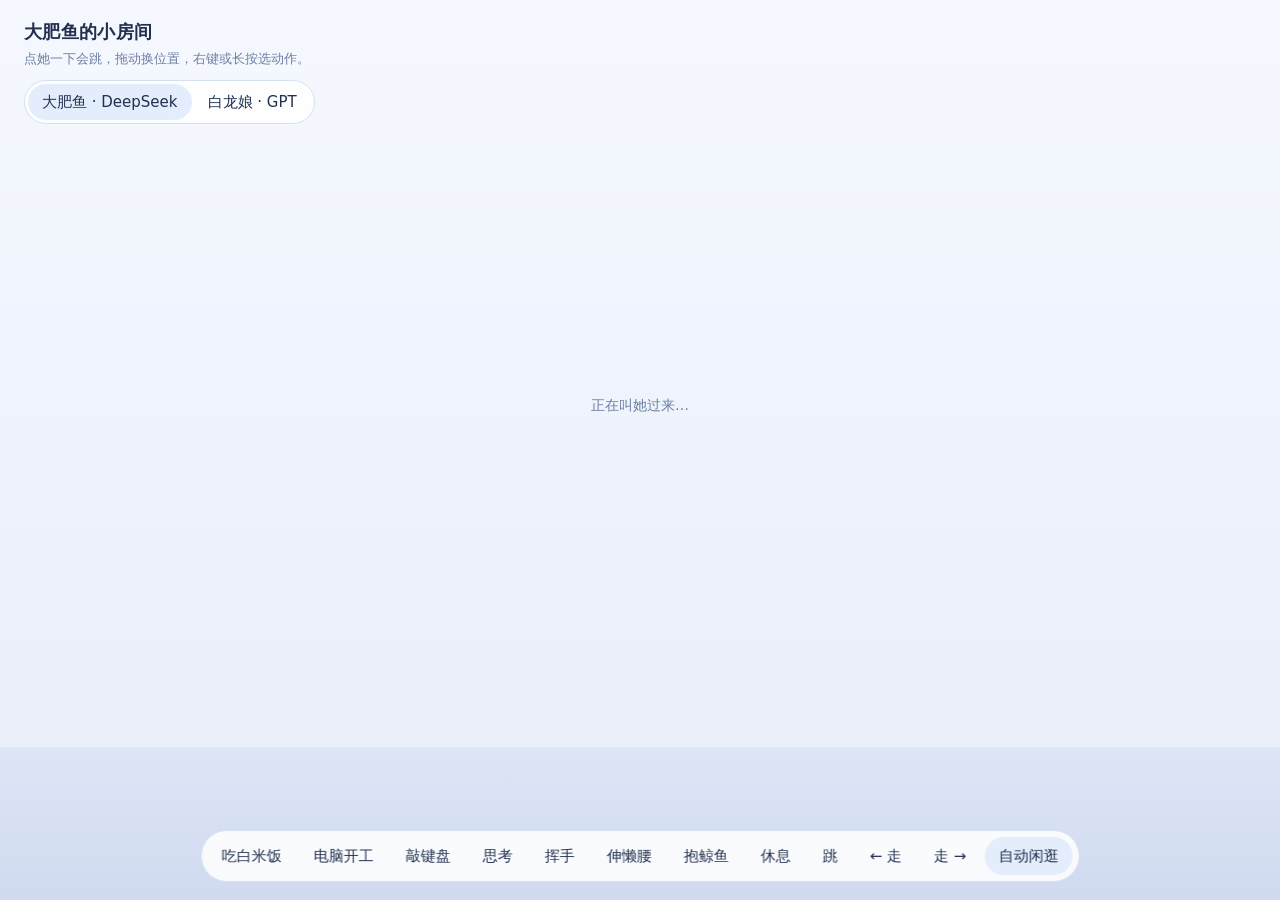
<file: index.html>
<!doctype html>
<html lang="zh-CN">
<head>
<meta charset="utf-8"><meta name="viewport" content="width=device-width,initial-scale=1">
<title>AI 桌宠 · 大肥鱼和白龙娘</title>
<style>
  :root { color-scheme: light; --ink:#22304f; --soft:#6d7fa3; --line:#d5e0f0; }
  html,body { margin:0; height:100%; font:15px/1.6 "PingFang SC","Microsoft YaHei",system-ui,sans-serif; color:var(--ink); background:linear-gradient(#f5f8fe,#e8edf9); overflow:hidden; }
  header { position:fixed; left:24px; top:18px; right:24px; display:flex; justify-content:space-between; align-items:flex-start; gap:16px; pointer-events:none; }
  h1 { font-size:18px; margin:0; letter-spacing:.02em; } header p { margin:2px 0 0; color:var(--soft); font-size:13px; max-width:46ch; }
  header a { pointer-events:auto; color:var(--ink); text-decoration:none; border:1px solid var(--line); background:rgba(255,255,255,.8); border-radius:999px; padding:7px 14px; margin-left:8px; font-size:13px; white-space:nowrap; }
  header .links { display:flex; }
  #pets { pointer-events:auto; display:inline-flex; gap:2px; margin-top:10px; padding:3px; background:rgba(255,255,255,.86); border:1px solid var(--line); border-radius:999px; }
  #pets button { padding:6px 14px; white-space:nowrap; }
  #floor { position:fixed; left:0; right:0; bottom:0; height:17vh; background:linear-gradient(#dde6f6,#d0daef); }
  canvas.pet { position:fixed; bottom:calc(17vh - 26px); left:0; touch-action:none; cursor:grab; user-select:none; -webkit-user-select:none; }
  canvas.pet.drag { cursor:grabbing; }
  #shadow { position:fixed; bottom:calc(17vh - 12px); height:24px; border-radius:50%; background:radial-gradient(closest-side,rgba(40,60,110,.26),rgba(40,60,110,0)); pointer-events:none; }
  nav { position:fixed; left:50%; bottom:18px; transform:translateX(-50%); display:flex; gap:4px; max-width:96vw; overflow-x:auto; white-space:nowrap; padding:6px; background:rgba(255,255,255,.86); border:1px solid var(--line); border-radius:999px; backdrop-filter:blur(8px); }
  button { font:inherit; color:var(--ink); background:transparent; border:0; padding:7px 14px; border-radius:999px; cursor:pointer; }
  button:hover, button[aria-pressed="true"] { background:#e4edfb; }
  #menu { position:fixed; display:none; flex-direction:column; min-width:132px; padding:6px; background:#fff; border:1px solid var(--line); border-radius:14px; box-shadow:0 10px 30px rgba(40,60,110,.16); z-index:5; }
  #menu button { text-align:left; border-radius:9px; }
  #wait { position:fixed; left:50%; top:45%; transform:translate(-50%,-50%); color:var(--soft); font-size:14px; }
  @media (max-width:520px){ header p{display:none} nav{max-width:94vw; overflow-x:auto} #pets .who{display:none} #pets button{padding:6px 11px} }
</style>
</head>
<body>
<header><div><h1 id="title">AI 桌宠的小房间</h1><p>点她一下会跳，拖动换位置，右键或长按选动作。</p><div id="pets" role="group" aria-label="换桌宠"></div></div><div class="links"></div></header>
<div id="floor"></div><div id="shadow"></div>
<div id="wait" hidden>正在叫她过来…</div>
<nav id="acts" aria-label="动作"></nav>
<div id="menu" role="menu"></div>
<script src="engine/pet-engine.js"></script>
<script src="engine/director.js"></script>
<script>
// Each pet: where its files are, the loader its load.js defines, and its action buttons.
const PETS = {
  deepseek: { name: '大肥鱼', who: 'DeepSeek', dir: 'characters/deepseek/', ext: 'DEEPSEEK_EXT', loader: 'loadDeepSeek', view: 60,
    acts: [['rice', '吃白米饭'], ['laptop', '电脑开工'], ['typing', '敲键盘'], ['think', '思考'], ['wave', '挥手'], ['stretch', '伸懒腰'], ['whale', '抱鲸鱼'], ['rest', '休息'], ['jump', '跳']] },
  gpt: { name: '白龙娘', who: 'GPT', dir: 'characters/gpt/', ext: 'GPT_EXT', loader: 'loadGPT', view: 50,
    acts: [['cookie', '吃小饼干'], ['laptop', '笔记本'], ['mug', '喝一口'], ['think', '想一想'], ['wave', '挥手'], ['pout', '吃醋'], ['pillow', '白龙抱枕'], ['stretch', '伸懒腰'], ['sleep', '晚安'], ['jump', '跳']] },
};
const get = k => { try { return localStorage.getItem(k); } catch { return null; } }, set = (k, v) => { try { localStorage.setItem(k, v); } catch {} };
const loadScript = src => new Promise((ok, no) => { const s = document.createElement('script'); s.src = src; s.onload = ok; s.onerror = no; document.head.append(s); });
(async () => {
  const q = new URLSearchParams(location.search).get('pet');
  let cur = PETS[q] ? q : PETS[get('ai-pet-choice')] ? get('ai-pet-choice') : 'deepseek';
  const sh = document.getElementById('shadow'), menu = document.getElementById('menu'), nav = document.getElementById('acts'), tabs = document.getElementById('pets'), wait = document.getElementById('wait');
  const H = () => Math.max(280, Math.min(490, innerHeight * 0.55)), view = { w: 900, h: 990 };
  let cssH, cssW, S, dpr = Math.min(2, devicePixelRatio || 1);
  const apps = {}, loading = {};
  const size = () => { cssH = H(); cssW = cssH * view.w / view.h; S = cssH / view.h;
    for (const k in apps) { const c = apps[k].c; c.style.width = cssW + 'px'; c.style.height = cssH + 'px'; c.width = Math.round(cssW * dpr); c.height = Math.round(cssH * dpr); } };
  async function boot(key) {                    // one canvas per pet, loaded the first time she is picked
    const P = PETS[key];                            // this copy uses the PNG textures in characters/; web/index.html uses WebP
    for (const f of ['rig.js', 'motions.js', 'load.js']) await loadScript(P.dir + f);
    const c = document.createElement('canvas'); c.className = 'pet'; c.hidden = true; document.body.insertBefore(c, nav);
    apps[key] = { c }; size(); bindPointer(c);
    const { pet, director } = await window[P.loader](c, P.dir);
    return Object.assign(apps[key], { pet, director });
  }
  const getApp = key => loading[key] = loading[key] || boot(key);

  let app = null, x = innerWidth * 0.5, auto = true, idleFor = 0, nextAt = 3, walkLeft = 0, press = null, drag = null;
  const act = a => { menu.style.display = 'none'; idleFor = 0; if (!app) return; const d = app.director;
    if (a === 'walkL' || a === 'walkR') { d.stop(); d.walk(a === 'walkL' ? -1 : 1); walkLeft = 2.6; }
    else if (a === 'halt') { d.halt(); walkLeft = 0; } else { d.halt(); walkLeft = 0; d.play(a); } };
  const buttons = () => { const A = PETS[cur].acts;
    nav.innerHTML = A.map(a => `<button data-act="${a[0]}">${a[1]}</button>`).join('') + '<button data-act="walkL">← 走</button><button data-act="walkR">走 →</button><button id="auto" aria-pressed="' + auto + '">自动闲逛</button>';
    menu.innerHTML = A.map(a => `<button data-act="${a[0]}">${a[1]}</button>`).join('') + '<button data-act="walkL">向左走走</button><button data-act="walkR">向右走走</button><button data-act="halt">停下</button>';
    tabs.innerHTML = Object.keys(PETS).map(k => `<button data-pet="${k}" aria-pressed="${k === cur}">${PETS[k].name}<span class="who"> · ${PETS[k].who}</span></button>`).join('');
    document.getElementById('title').textContent = PETS[cur].name + '的小房间'; document.title = PETS[cur].name + ' · AI 桌宠'; };
  document.addEventListener('click', e => { const b = e.target.closest('[data-act]'), p = e.target.closest('[data-pet]');
    if (b) { e.stopPropagation(); act(b.dataset.act); } if (p) pick(p.dataset.pet);
    if (e.target.id === 'auto') { auto = !auto; e.target.setAttribute('aria-pressed', auto); if (!auto && app) { app.director.halt(); walkLeft = 0; } } });
  async function pick(key) {
    cur = key; set('ai-pet-choice', key); buttons(); const u = new URL(location.href); u.searchParams.set('pet', key); history.replaceState(null, '', u);
    if (!apps[key] || !apps[key].pet) wait.hidden = false;
    try { const a = await getApp(key); if (cur !== key) return; wait.hidden = true;
      if (app && app !== a) { app.c.hidden = true; app.director.halt(); } const first = !app; app = a; app.c.hidden = false; walkLeft = 0; idleFor = 0;
      if (first) x = innerWidth * 0.5 - cssW / 2; else app.director.play('happy'); }
    catch (e) { wait.textContent = '没能加载 ' + PETS[key].name + '，刷新试试'; console.error(e); }
  }
  // click / drag / context menu / long-press
  const openMenu = (px, py) => { menu.style.display = 'flex'; menu.style.left = Math.min(px, innerWidth - 150) + 'px'; menu.style.top = Math.max(8, Math.min(py - 20, innerHeight - 260)) + 'px'; };
  function bindPointer(c) {
    c.addEventListener('pointerdown', e => { if (e.button === 2 || !app) return; c.setPointerCapture(e.pointerId); press = { x: e.clientX, y: e.clientY, x0: x, moved: false, timer: setTimeout(() => { if (press && !press.moved) { openMenu(press.x, press.y); press = null; } }, 520) }; });
    c.addEventListener('pointermove', e => { if (!press) return; const dx = e.clientX - press.x; if (Math.abs(dx) > 5 || Math.abs(e.clientY - press.y) > 5) { press.moved = true; clearTimeout(press.timer); c.classList.add('drag'); app.director.halt(); walkLeft = 0; } if (press.moved) { const nx = press.x0 + dx; drag = { v: nx - x }; x = nx; } });
    const up = () => { if (!press) return; clearTimeout(press.timer); c.classList.remove('drag'); if (!press.moved && !app.director.busy) act('jump'); press = null; drag = null; };
    c.addEventListener('pointerup', up); c.addEventListener('pointercancel', up);
    c.addEventListener('contextmenu', e => { e.preventDefault(); openMenu(e.clientX, e.clientY); });
  }
  addEventListener('pointerdown', e => { if (!menu.contains(e.target) && !(e.target.classList && e.target.classList.contains('pet'))) menu.style.display = 'none'; });
  addEventListener('resize', size);

  let last = performance.now();
  function frame(now) {
    const dt = Math.min(0.05, (now - last) / 1000); last = now;
    if (app) { const { pet, director } = app;
      if (auto && !press) {                       // roam: stroll now and then, sometimes do something
        if (walkLeft > 0) { walkLeft -= dt; if (walkLeft <= 0) director.halt(); }
        else if (!director.busy && director.walkW === 0) { idleFor += dt; if (idleFor > nextAt) { idleFor = 0; nextAt = 3 + Math.random() * 5; const r = Math.random();
          if (r < 0.55) { const mid = x + cssW / 2; const dir = mid < innerWidth * 0.25 ? 1 : mid > innerWidth * 0.75 ? -1 : (Math.random() < 0.5 ? -1 : 1); director.walk(dir); walkLeft = 1.6 + Math.random() * 2.4; }
          else { const A = PETS[cur].acts; director.play(A[Math.floor(Math.random() * A.length)][0]); } } }
      } else if (walkLeft > 0) { walkLeft -= dt; if (walkLeft <= 0) director.halt(); }
      director.update(pet, dt);
      if (drag) { pet.P.lean += Math.max(-14, Math.min(14, drag.v * 1.4)); drag.v *= 0.8; }   // dragging tugs the body; hair and tail follow through
      pet.update(dt); pet.draw();
      x += director.vx * S * dt; const minX = -cssW * 0.25, maxX = innerWidth - cssW * 0.75;
      if (x < minX) { x = minX; if (director.walkTarget) director.walk(1); } if (x > maxX) { x = maxX; if (director.walkTarget) director.walk(-1); }
      app.c.style.transform = `translate3d(${x}px,0,0)`;
      const k = 1 - pet.P.jump / 90, sw = 190 * S * 1.05 * k * (cur === 'gpt' ? 1.2 : 1); sh.style.width = sw + 'px'; sh.style.left = (x + (500 - PETS[cur].view) * S - sw / 2) + 'px'; sh.style.opacity = k;
      window.petRoom = { pet, director, name: cur, pick };
    }
    requestAnimationFrame(frame);
  }
  buttons(); size(); await pick(cur); requestAnimationFrame(frame);
})().catch(e => { document.body.insertAdjacentHTML('beforeend', '<pre style="position:fixed;left:24px;top:90px;color:#b00">' + (e.stack || e) + '</pre>'); });
</script>
</body>
</html>
</file>
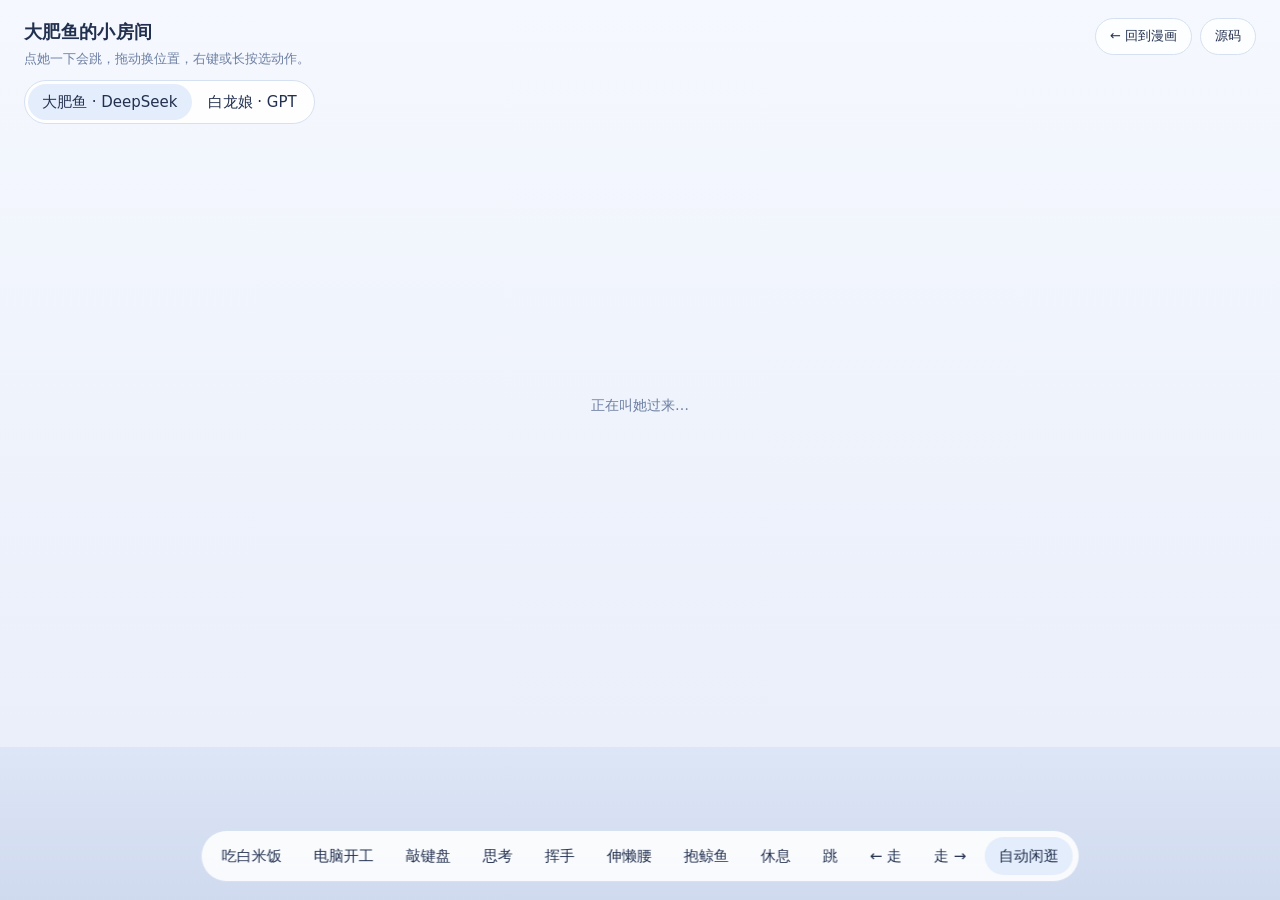
<file: web/index.html>
<!doctype html>
<html lang="zh-CN">
<head>
<meta charset="utf-8"><meta name="viewport" content="width=device-width,initial-scale=1">
<title>AI 桌宠 · 大肥鱼和白龙娘</title>
<style>
  :root { color-scheme: light; --ink:#22304f; --soft:#6d7fa3; --line:#d5e0f0; }
  html,body { margin:0; height:100%; font:15px/1.6 "PingFang SC","Microsoft YaHei",system-ui,sans-serif; color:var(--ink); background:linear-gradient(#f5f8fe,#e8edf9); overflow:hidden; }
  header { position:fixed; left:24px; top:18px; right:24px; display:flex; justify-content:space-between; align-items:flex-start; gap:16px; pointer-events:none; }
  h1 { font-size:18px; margin:0; letter-spacing:.02em; } header p { margin:2px 0 0; color:var(--soft); font-size:13px; max-width:46ch; }
  header a { pointer-events:auto; color:var(--ink); text-decoration:none; border:1px solid var(--line); background:rgba(255,255,255,.8); border-radius:999px; padding:7px 14px; margin-left:8px; font-size:13px; white-space:nowrap; }
  header .links { display:flex; }
  #pets { pointer-events:auto; display:inline-flex; gap:2px; margin-top:10px; padding:3px; background:rgba(255,255,255,.86); border:1px solid var(--line); border-radius:999px; }
  #pets button { padding:6px 14px; white-space:nowrap; }
  #floor { position:fixed; left:0; right:0; bottom:0; height:17vh; background:linear-gradient(#dde6f6,#d0daef); }
  canvas.pet { position:fixed; bottom:calc(17vh - 26px); left:0; touch-action:none; cursor:grab; user-select:none; -webkit-user-select:none; }
  canvas.pet.drag { cursor:grabbing; }
  #shadow { position:fixed; bottom:calc(17vh - 12px); height:24px; border-radius:50%; background:radial-gradient(closest-side,rgba(40,60,110,.26),rgba(40,60,110,0)); pointer-events:none; }
  nav { position:fixed; left:50%; bottom:18px; transform:translateX(-50%); display:flex; gap:4px; max-width:96vw; overflow-x:auto; white-space:nowrap; padding:6px; background:rgba(255,255,255,.86); border:1px solid var(--line); border-radius:999px; backdrop-filter:blur(8px); }
  button { font:inherit; color:var(--ink); background:transparent; border:0; padding:7px 14px; border-radius:999px; cursor:pointer; }
  button:hover, button[aria-pressed="true"] { background:#e4edfb; }
  #menu { position:fixed; display:none; flex-direction:column; min-width:132px; padding:6px; background:#fff; border:1px solid var(--line); border-radius:14px; box-shadow:0 10px 30px rgba(40,60,110,.16); z-index:5; }
  #menu button { text-align:left; border-radius:9px; }
  #wait { position:fixed; left:50%; top:45%; transform:translate(-50%,-50%); color:var(--soft); font-size:14px; }
  @media (max-width:520px){ header p{display:none} nav{max-width:94vw; overflow-x:auto} #pets .who{display:none} #pets button{padding:6px 11px} }
</style>
</head>
<body>
<header><div><h1 id="title">AI 桌宠的小房间</h1><p>点她一下会跳，拖动换位置，右键或长按选动作。</p><div id="pets" role="group" aria-label="换桌宠"></div></div><div class="links"><a href="../">← 回到漫画</a><a href="https://github.com/hhxk233/ai-work-pet" rel="noopener">源码</a></div></header>
<div id="floor"></div><div id="shadow"></div>
<div id="wait" hidden>正在叫她过来…</div>
<nav id="acts" aria-label="动作"></nav>
<div id="menu" role="menu"></div>
<script src="engine/pet-engine.js"></script>
<script src="engine/director.js"></script>
<script>
// Each pet: where its files are, the loader its load.js defines, and its action buttons.
const PETS = {
  deepseek: { name: '大肥鱼', who: 'DeepSeek', dir: 'characters/deepseek/', ext: 'DEEPSEEK_EXT', loader: 'loadDeepSeek', view: 60,
    acts: [['rice', '吃白米饭'], ['laptop', '电脑开工'], ['typing', '敲键盘'], ['think', '思考'], ['wave', '挥手'], ['stretch', '伸懒腰'], ['whale', '抱鲸鱼'], ['rest', '休息'], ['jump', '跳']] },
  gpt: { name: '白龙娘', who: 'GPT', dir: 'characters/gpt/', ext: 'GPT_EXT', loader: 'loadGPT', view: 50,
    acts: [['cookie', '吃小饼干'], ['laptop', '笔记本'], ['mug', '喝一口'], ['think', '想一想'], ['wave', '挥手'], ['pout', '吃醋'], ['pillow', '白龙抱枕'], ['stretch', '伸懒腰'], ['sleep', '晚安'], ['jump', '跳']] },
};
const get = k => { try { return localStorage.getItem(k); } catch { return null; } }, set = (k, v) => { try { localStorage.setItem(k, v); } catch {} };
const loadScript = src => new Promise((ok, no) => { const s = document.createElement('script'); s.src = src; s.onload = ok; s.onerror = no; document.head.append(s); });
(async () => {
  const q = new URLSearchParams(location.search).get('pet');
  let cur = PETS[q] ? q : PETS[get('ai-pet-choice')] ? get('ai-pet-choice') : 'deepseek';
  const sh = document.getElementById('shadow'), menu = document.getElementById('menu'), nav = document.getElementById('acts'), tabs = document.getElementById('pets'), wait = document.getElementById('wait');
  const H = () => Math.max(280, Math.min(490, innerHeight * 0.55)), view = { w: 900, h: 990 };
  let cssH, cssW, S, dpr = Math.min(2, devicePixelRatio || 1);
  const apps = {}, loading = {};
  const size = () => { cssH = H(); cssW = cssH * view.w / view.h; S = cssH / view.h;
    for (const k in apps) { const c = apps[k].c; c.style.width = cssW + 'px'; c.style.height = cssH + 'px'; c.width = Math.round(cssW * dpr); c.height = Math.round(cssH * dpr); } };
  async function boot(key) {                    // one canvas per pet, loaded the first time she is picked
    const P = PETS[key]; window[P.ext] = '.webp';
    for (const f of ['rig.js', 'motions.js', 'load.js']) await loadScript(P.dir + f);
    const c = document.createElement('canvas'); c.className = 'pet'; c.hidden = true; document.body.insertBefore(c, nav);
    apps[key] = { c }; size(); bindPointer(c);
    const { pet, director } = await window[P.loader](c, P.dir);
    return Object.assign(apps[key], { pet, director });
  }
  const getApp = key => loading[key] = loading[key] || boot(key);

  let app = null, x = innerWidth * 0.5, auto = true, idleFor = 0, nextAt = 3, walkLeft = 0, press = null, drag = null;
  const act = a => { menu.style.display = 'none'; idleFor = 0; if (!app) return; const d = app.director;
    if (a === 'walkL' || a === 'walkR') { d.stop(); d.walk(a === 'walkL' ? -1 : 1); walkLeft = 2.6; }
    else if (a === 'halt') { d.halt(); walkLeft = 0; } else { d.halt(); walkLeft = 0; d.play(a); } };
  const buttons = () => { const A = PETS[cur].acts;
    nav.innerHTML = A.map(a => `<button data-act="${a[0]}">${a[1]}</button>`).join('') + '<button data-act="walkL">← 走</button><button data-act="walkR">走 →</button><button id="auto" aria-pressed="' + auto + '">自动闲逛</button>';
    menu.innerHTML = A.map(a => `<button data-act="${a[0]}">${a[1]}</button>`).join('') + '<button data-act="walkL">向左走走</button><button data-act="walkR">向右走走</button><button data-act="halt">停下</button>';
    tabs.innerHTML = Object.keys(PETS).map(k => `<button data-pet="${k}" aria-pressed="${k === cur}">${PETS[k].name}<span class="who"> · ${PETS[k].who}</span></button>`).join('');
    document.getElementById('title').textContent = PETS[cur].name + '的小房间'; document.title = PETS[cur].name + ' · AI 桌宠'; };
  document.addEventListener('click', e => { const b = e.target.closest('[data-act]'), p = e.target.closest('[data-pet]');
    if (b) { e.stopPropagation(); act(b.dataset.act); } if (p) pick(p.dataset.pet);
    if (e.target.id === 'auto') { auto = !auto; e.target.setAttribute('aria-pressed', auto); if (!auto && app) { app.director.halt(); walkLeft = 0; } } });
  async function pick(key) {
    cur = key; set('ai-pet-choice', key); buttons(); const u = new URL(location.href); u.searchParams.set('pet', key); history.replaceState(null, '', u);
    if (!apps[key] || !apps[key].pet) wait.hidden = false;
    try { const a = await getApp(key); if (cur !== key) return; wait.hidden = true;
      if (app && app !== a) { app.c.hidden = true; app.director.halt(); } const first = !app; app = a; app.c.hidden = false; walkLeft = 0; idleFor = 0;
      if (first) x = innerWidth * 0.5 - cssW / 2; else app.director.play('happy'); }
    catch (e) { wait.textContent = '没能加载 ' + PETS[key].name + '，刷新试试'; console.error(e); }
  }
  // click / drag / context menu / long-press
  const openMenu = (px, py) => { menu.style.display = 'flex'; menu.style.left = Math.min(px, innerWidth - 150) + 'px'; menu.style.top = Math.max(8, Math.min(py - 20, innerHeight - 260)) + 'px'; };
  function bindPointer(c) {
    c.addEventListener('pointerdown', e => { if (e.button === 2 || !app) return; c.setPointerCapture(e.pointerId); press = { x: e.clientX, y: e.clientY, x0: x, moved: false, timer: setTimeout(() => { if (press && !press.moved) { openMenu(press.x, press.y); press = null; } }, 520) }; });
    c.addEventListener('pointermove', e => { if (!press) return; const dx = e.clientX - press.x; if (Math.abs(dx) > 5 || Math.abs(e.clientY - press.y) > 5) { press.moved = true; clearTimeout(press.timer); c.classList.add('drag'); app.director.halt(); walkLeft = 0; } if (press.moved) { const nx = press.x0 + dx; drag = { v: nx - x }; x = nx; } });
    const up = () => { if (!press) return; clearTimeout(press.timer); c.classList.remove('drag'); if (!press.moved && !app.director.busy) act('jump'); press = null; drag = null; };
    c.addEventListener('pointerup', up); c.addEventListener('pointercancel', up);
    c.addEventListener('contextmenu', e => { e.preventDefault(); openMenu(e.clientX, e.clientY); });
  }
  addEventListener('pointerdown', e => { if (!menu.contains(e.target) && !(e.target.classList && e.target.classList.contains('pet'))) menu.style.display = 'none'; });
  addEventListener('resize', size);

  let last = performance.now();
  function frame(now) {
    const dt = Math.min(0.05, (now - last) / 1000); last = now;
    if (app) { const { pet, director } = app;
      if (auto && !press) {                       // roam: stroll now and then, sometimes do something
        if (walkLeft > 0) { walkLeft -= dt; if (walkLeft <= 0) director.halt(); }
        else if (!director.busy && director.walkW === 0) { idleFor += dt; if (idleFor > nextAt) { idleFor = 0; nextAt = 3 + Math.random() * 5; const r = Math.random();
          if (r < 0.55) { const mid = x + cssW / 2; const dir = mid < innerWidth * 0.25 ? 1 : mid > innerWidth * 0.75 ? -1 : (Math.random() < 0.5 ? -1 : 1); director.walk(dir); walkLeft = 1.6 + Math.random() * 2.4; }
          else { const A = PETS[cur].acts; director.play(A[Math.floor(Math.random() * A.length)][0]); } } }
      } else if (walkLeft > 0) { walkLeft -= dt; if (walkLeft <= 0) director.halt(); }
      director.update(pet, dt);
      if (drag) { pet.P.lean += Math.max(-14, Math.min(14, drag.v * 1.4)); drag.v *= 0.8; }   // dragging tugs the body; hair and tail follow through
      pet.update(dt); pet.draw();
      x += director.vx * S * dt; const minX = -cssW * 0.25, maxX = innerWidth - cssW * 0.75;
      if (x < minX) { x = minX; if (director.walkTarget) director.walk(1); } if (x > maxX) { x = maxX; if (director.walkTarget) director.walk(-1); }
      app.c.style.transform = `translate3d(${x}px,0,0)`;
      const k = 1 - pet.P.jump / 90, sw = 190 * S * 1.05 * k * (cur === 'gpt' ? 1.2 : 1); sh.style.width = sw + 'px'; sh.style.left = (x + (500 - PETS[cur].view) * S - sw / 2) + 'px'; sh.style.opacity = k;
      window.petRoom = { pet, director, name: cur, pick };
    }
    requestAnimationFrame(frame);
  }
  buttons(); size(); await pick(cur); requestAnimationFrame(frame);
})().catch(e => { document.body.insertAdjacentHTML('beforeend', '<pre style="position:fixed;left:24px;top:90px;color:#b00">' + (e.stack || e) + '</pre>'); });
</script>
</body>
</html>
</file>
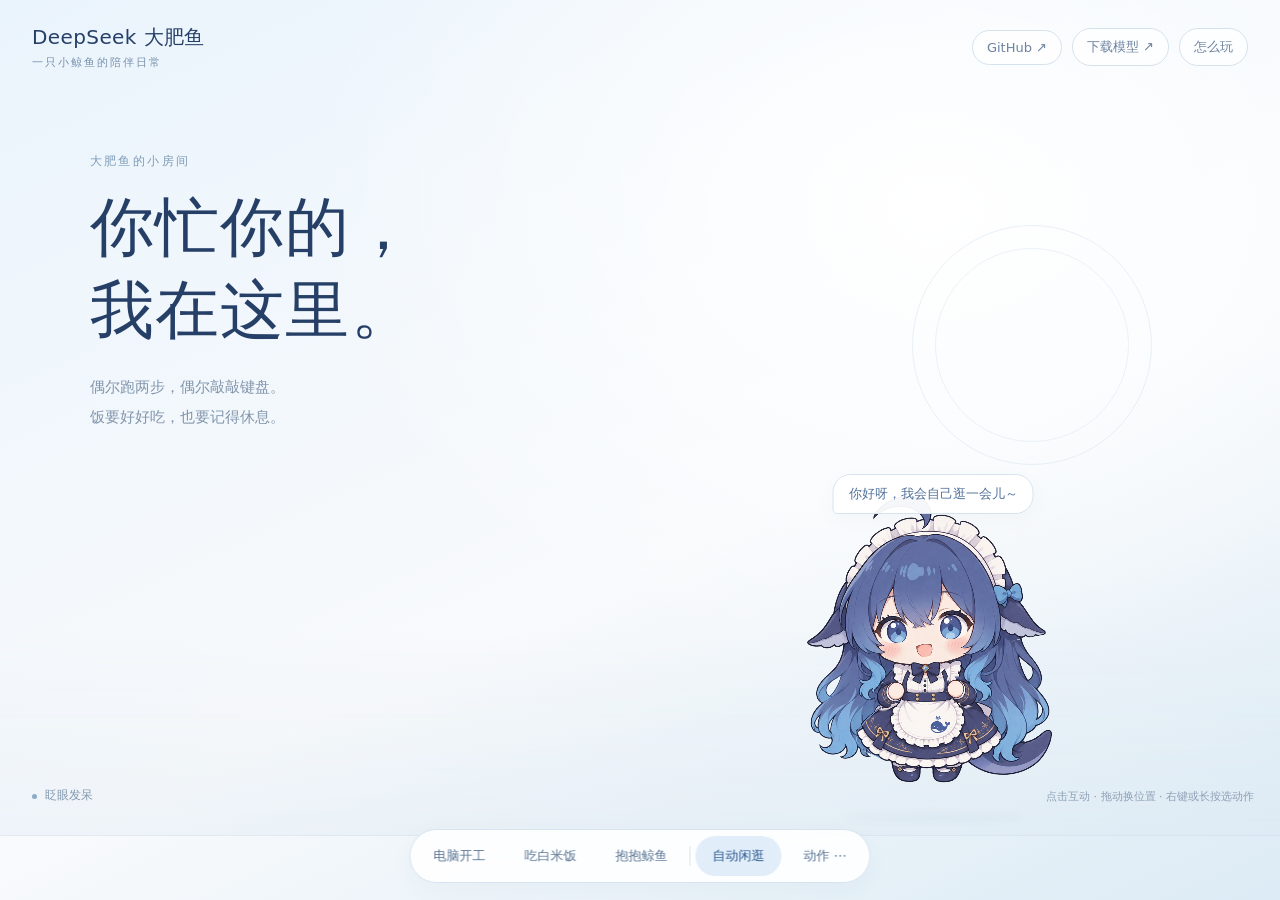
<file: legacy/v04/index.html>
<!doctype html><html lang="zh-CN"><head><meta charset="utf-8"><meta name="viewport" content="width=device-width,initial-scale=1,viewport-fit=cover"><meta name="theme-color" content="#edf5fb"><meta name="description" content="会自己散步、开工、吃饭和抱鲸鱼的 DeepSeek 大肥鱼网页桌宠。点击互动，右键选择动作。"><title>大肥鱼的小房间 · 高清互动桌宠</title><link rel="stylesheet" href="pet.css"><script defer src="motion.js"></script><script defer src="props.js"></script><script defer src="pet.js"></script></head><body>
<header><a class="brand" href="https://ai-comic-hhxk233.pages.dev/">DeepSeek 大肥鱼<span>一只小鲸鱼的陪伴日常</span></a><div class="head-links"><a class="github" href="https://github.com/hhxk233/ai-work-pet">GitHub ↗</a><a href="downloads/deepseek-live2d-source.zip" download>下载模型 ↗</a><button data-help>怎么玩</button></div></header>
<main><div class="intro"><span class="eyebrow">大肥鱼的小房间</span><h1>你忙你的，<br>我在这里。</h1><p>偶尔跑两步，偶尔敲敲键盘。<br>饭要好好吃，也要记得休息。</p></div><div class="scene-decoration" aria-hidden="true"></div><div class="floor" aria-hidden="true"></div><div id="pet" class="pet" tabindex="0" role="button" aria-label="大肥鱼，点击互动，右键选择动作"><span class="speech" role="status" aria-live="polite"></span><span class="shadow" aria-hidden="true"></span><canvas aria-hidden="true"></canvas></div></main>
<div class="status" id="status" role="status">大肥鱼正在来这里……</div><div class="hint">点击互动 · 拖动换位置 · 右键或长按选动作</div>
<nav class="dock" aria-label="桌宠互动"><button data-action="work">电脑开工</button><button data-action="rice">吃白米饭</button><button data-action="rest">抱抱鲸鱼</button><span class="divider"></span><button data-auto aria-pressed="true">自动闲逛</button><button data-menu aria-expanded="false" aria-controls="menu">动作 ⋯</button></nav>
<div class="menu" id="menu" role="menu" hidden><div class="menu-title">今天想做什么？</div><button role="menuitem" data-action="wave">挥挥手 <kbd>你好呀</kbd></button><button role="menuitem" data-action="jump">开心跳一下</button><button role="menuitem" data-action="left">向左小跑</button><button role="menuitem" data-action="right">向右小跑</button><hr><button role="menuitem" data-action="work">打开电脑工作</button><button role="menuitem" data-action="rice">端起白米饭吃</button><button role="menuitem" data-action="rest">抱小鲸鱼休息</button><button role="menuitem" data-action="think">歪头想一想</button><button role="menuitem" data-action="stretch">伸个懒腰</button><button role="menuitem" data-action="failed">歪头撒个娇</button><button role="menuitem" data-action="idle">就在这里发呆</button><hr><button role="menuitem" data-auto aria-pressed="true">自动闲逛</button><button role="menuitem" data-size>切换大／小只</button><button role="menuitem" data-pause aria-pressed="false">暂停动画</button></div>
<dialog class="help" id="help"><h2>大肥鱼会陪着你</h2><p>打开页面，她会自己散步，过一会儿随机工作、吃饭或休息。点击她会收到回应，也可以拖动她换个位置。</p><p>右键点击大肥鱼，或点底部“动作”，就能指定动作。手机支持长按。键盘聚焦她后按回车互动，按 Shift+F10 打开动作菜单。</p><p>不想她走动时可以关闭“自动闲逛”。系统开启减少动态效果时，默认安静待着。</p><p><a href="media/showcase.mp4">观看 2 分 20 秒展示视频</a> · <a href="downloads/deepseek-live2d-source.zip" download>下载分层模型与源文件</a></p><p class="reduce-note">非官方同人创作。按原设定重制的分层互动角色。眨眼、小步走动、抱鲸鱼，也会搬出电脑和吃白米饭。</p><button>知道啦</button></dialog><noscript>请启用 JavaScript 与大肥鱼互动。你也可以下载仓库中的图集和展示视频。</noscript>
</body></html>
</file>
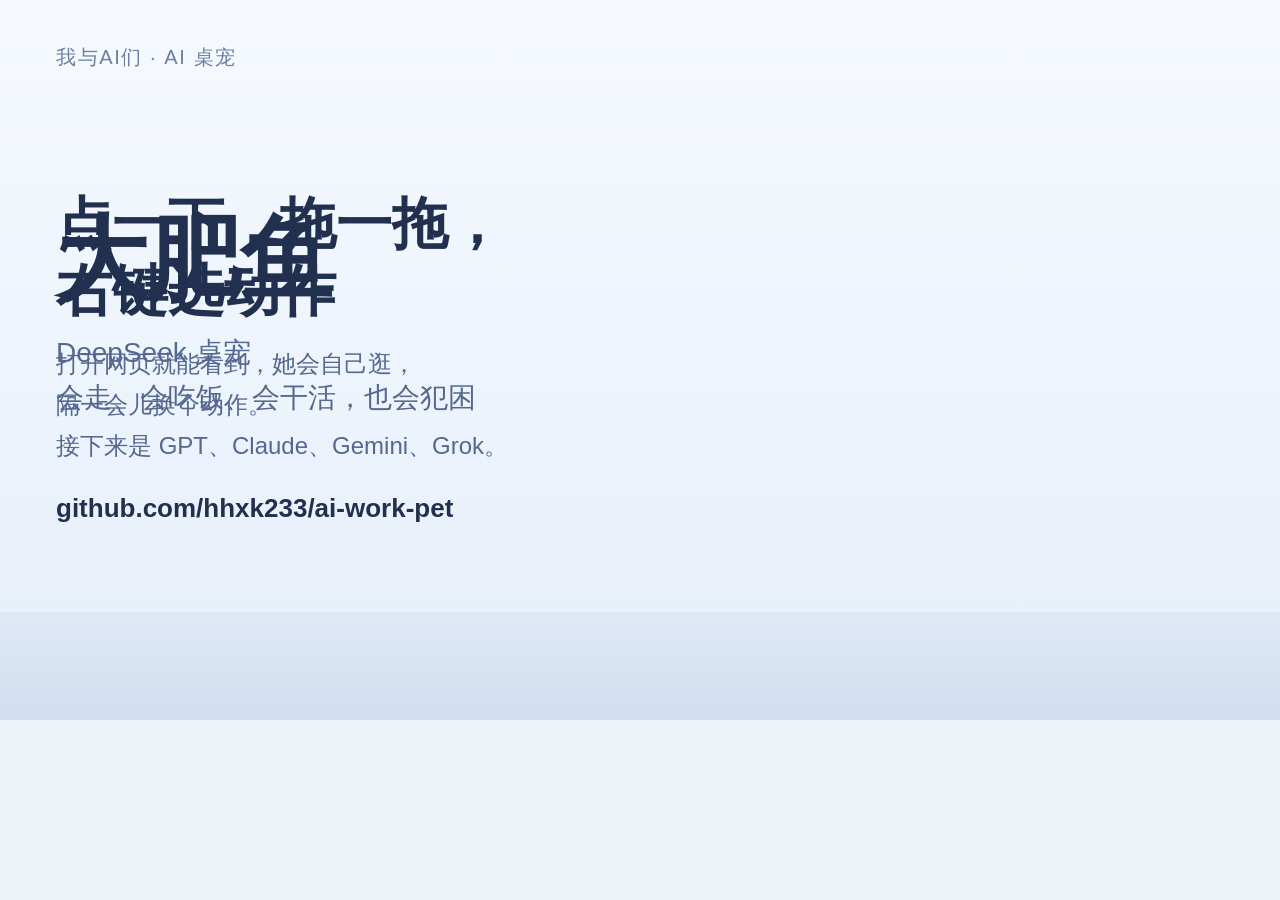
<file: demo.html>
<!doctype html><meta charset="utf-8"><title>v05 demo capture</title>
<style>
html,body{margin:0;background:#eef3fa;font-family:"Noto Sans CJK SC","PingFang SC","Microsoft YaHei",sans-serif;color:#22304f}
#stage{position:relative;width:1280px;height:720px;overflow:hidden;background:linear-gradient(#f6faff,#e6eef9)}
#ground{position:absolute;left:0;right:0;top:612px;height:108px;background:linear-gradient(#dfe9f6,#d1def0)}
#sh{position:absolute;height:26px;border-radius:50%;background:radial-gradient(closest-side,rgba(40,60,110,.28),rgba(40,60,110,0))}
#c{position:absolute;width:560px;height:616px}
#brand{position:absolute;left:56px;top:44px;font-size:20px;letter-spacing:.08em;color:#6d7fa3}
#cap{position:absolute;left:56px;top:250px;width:540px}
#cap h2{margin:0;font-size:58px;line-height:1.15;font-weight:700;letter-spacing:.01em}
#cap p{margin:18px 0 0;font-size:25px;line-height:1.6;color:#55688f}
#cap .n{font-size:20px;color:#8a9bbd;letter-spacing:.14em;margin-bottom:14px}
#title{position:absolute;left:56px;top:210px;width:560px}
#title h1{margin:0;font-size:92px;line-height:1.08;font-weight:800}
#title p{margin:22px 0 0;font-size:28px;color:#55688f;line-height:1.6}
#end{position:absolute;left:56px;top:190px;width:520px}
#end h1{margin:0;font-size:56px;line-height:1.2;font-weight:800}
#end p{margin:20px 0 0;font-size:24px;color:#55688f;line-height:1.7}
#end .u{margin-top:26px;font-size:26px;color:#22304f;font-weight:700}
</style>
<div id="stage"><div id="ground"></div><div id="sh"></div><canvas id="c" width="1120" height="1232"></canvas>
<div id="brand">我与AI们 · AI 桌宠</div>
<div id="title"><h1>大肥鱼</h1><p>DeepSeek 桌宠<br>会走、会吃饭、会干活，也会犯困</p></div>
<div id="cap"><div class="n"></div><h2></h2><p></p></div>
<div id="end"><h1>点一下，拖一拖，<br>右键选动作</h1><p>打开网页就能看到，她会自己逛，<br>隔一会儿换个动作。<br>接下来是 GPT、Claude、Gemini、Grok。</p><div class="u">github.com/hhxk233/ai-work-pet</div></div>
</div>
<script src="engine/pet-engine.js"></script><script src="engine/director.js"></script><script src="characters/deepseek/rig.js"></script><script src="characters/deepseek/motions.js"></script><script src="characters/deepseek/load.js"></script>
<script>
(async()=>{ const c=document.getElementById('c'), sh=document.getElementById('sh'), $=id=>document.getElementById(id);
  const {pet,director}=await loadDeepSeek(c); const S=560/900; let x=+(new URLSearchParams(location.search).get('x')||600), T=0;
  // caption track: [start, end, number, title, subtitle]
  const CAPS=[[4.3,11.6,'01','待机','呼吸、眨眼、张望，头发尾巴跟着动'],
    [12.2,19.8,'02','自己走走','起步、迈步、停下，头发甩一下再落回'],
    [20.4,33.6,'03','吃白米饭','端碗，舀一勺，送到嘴边，慢慢嚼'],
    [34.3,47.2,'04','电脑开工','坐下，掀开电脑，埋头打字，做完抬头笑一下'],
    [47.9,60.2,'05','敲键盘','另一个角度：电脑斜着放，看得见键盘'],
    [60.9,68.0,'06','想一想','拳头抵着下巴想一会儿，想到了跳一下'],
    [68.4,72.9,'07','打招呼','小手举到脸旁边挥一挥'],
    [73.2,78.3,'08','伸懒腰','双手举高，打个哈欠'],
    [78.8,81.6,'09','点她一下','先蹲，再跳起来'],
    [81.9,93.0,'10','抱鲸鱼','抱着小鲸鱼晃一晃，再趴到大鲸鱼上'],
    [93.2,105.0,'11','休息','坐着打瞌睡，头一点一点，然后睡着']];
  const win=(a,b,t,f)=>Math.max(0,Math.min(1,(t-a)/f))*Math.max(0,Math.min(1,(b-t)/f)), ez=u=>u*u*(3-2*u);
  const place=()=>{ c.style.left=x+'px'; c.style.top=(612+26-(905+40)*S)+'px'; const k=1-pet.P.jump/90, w=190*k;
    sh.style.width=w+'px'; sh.style.left=(x+(500-60)*S-w/2)+'px'; sh.style.top=(612+26-13)+'px'; sh.style.opacity=k; };
  const captions=()=>{ const ta=ez(win(0.4,3.9,T,0.5)); $('title').style.opacity=ta; $('title').style.transform=`translateY(${(1-ta)*14}px)`;
    const ea=ez(win(105.6,112.6,T,0.6)); $('end').style.opacity=ea; $('end').style.transform=`translateY(${(1-ea)*14}px)`;
    let a=0, cur=null; for(const k of CAPS){ const v=win(k[0],k[1],T,0.35); if(v>0){ a=ez(v); cur=k; } }
    const el=$('cap'); el.style.opacity=a; el.style.transform=`translateY(${(1-a)*12}px)`;
    if(cur){ el.querySelector('.n').textContent=cur[2]+' / 11'; el.querySelector('h2').textContent=cur[3]; el.querySelector('p').textContent=cur[4]; }
    $('brand').style.opacity=ez(win(0.2,112.8,T,0.6)); };
  window.cap={pet,director,step(dt){ T+=dt; director.update(pet,dt); pet.update(dt); x+=director.vx*S*dt; pet.draw(); place(); captions(); },
    cmd(s){ const [a,b]=s.split(':'); if(a==='walk')director.walk(+b); else if(a==='halt')director.halt(); else if(a==='play')director.play(b); } };
  for(let i=0;i<20;i++){ director.update(pet,1/30); pet.update(1/30); } pet.draw(); place(); captions(); window.ready=true; })().catch(e=>{window.err=String(e.stack||e)});
</script>
</file>
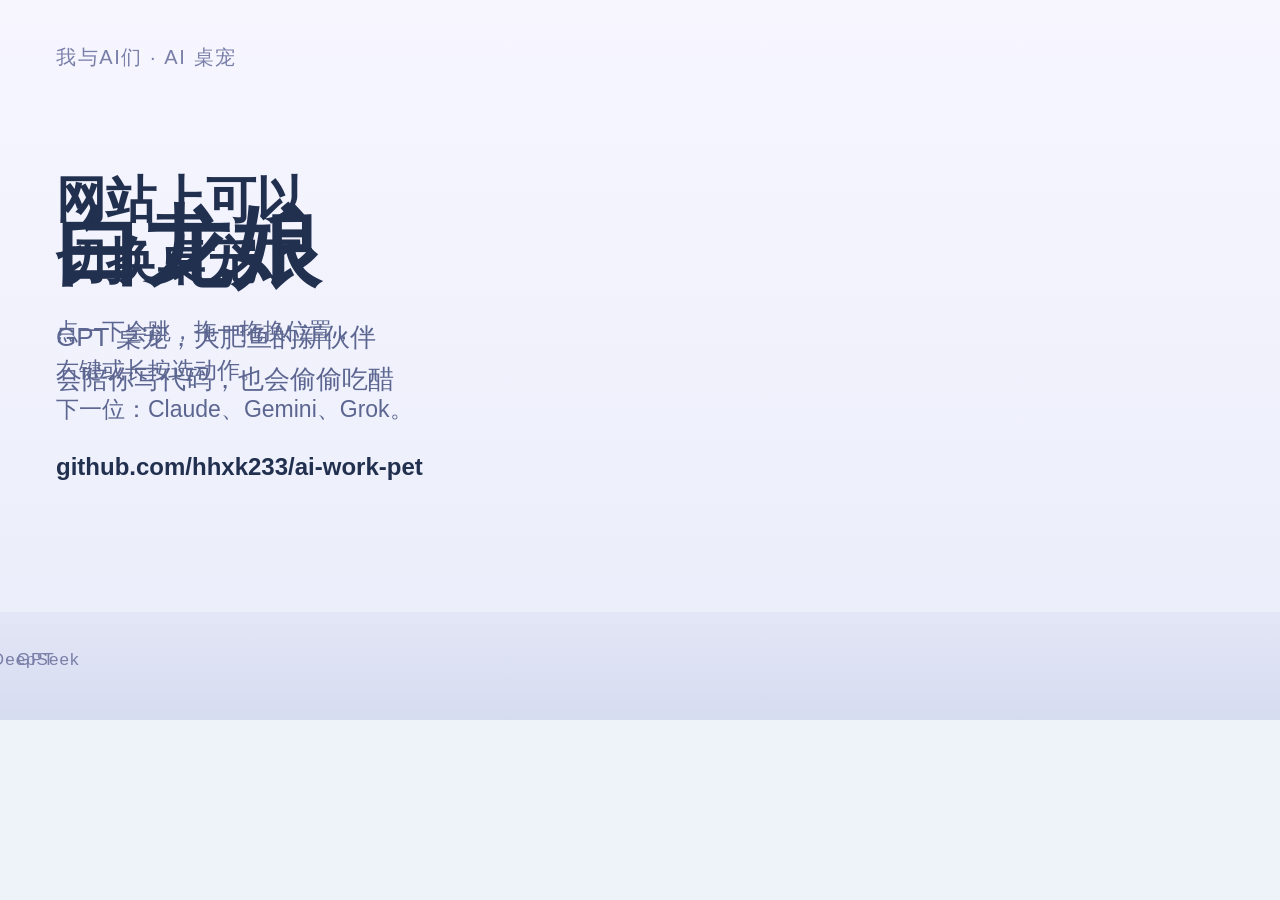
<file: demo_duo.html>
<!doctype html><meta charset="utf-8"><title>白龙娘 + 大肥鱼 demo capture</title>
<!-- Capture page for the two-pet demo video (tools/capture.py --page=demo_duo.html). 1280x720, stepped frame by frame. -->
<style>
html,body{margin:0;background:#eef3fa;font-family:"Noto Sans CJK SC","PingFang SC","Microsoft YaHei",sans-serif;color:#22304f}
#stage{position:relative;width:1280px;height:720px;overflow:hidden;background:linear-gradient(#f7f6ff,#e9edf9)}
#ground{position:absolute;left:0;right:0;top:612px;height:108px;background:linear-gradient(#e3e6f6,#d6dcf0)}
.sh{position:absolute;height:22px;border-radius:50%;background:radial-gradient(closest-side,rgba(50,50,110,.26),rgba(50,50,110,0))}
canvas{position:absolute}
#brand{position:absolute;left:56px;top:44px;font-size:20px;letter-spacing:.08em;color:#7a7fa8}
#cap{position:absolute;left:56px;top:238px;width:430px}
#cap h2{margin:0;font-size:52px;line-height:1.15;font-weight:700;letter-spacing:.01em}
#cap p{margin:18px 0 0;font-size:23px;line-height:1.6;color:#5c6690}
#cap .n{font-size:19px;color:#9096bd;letter-spacing:.14em;margin-bottom:14px}
#title{position:absolute;left:56px;top:200px;width:460px}
#title h1{margin:0;font-size:88px;line-height:1.08;font-weight:800}
#title p{margin:22px 0 0;font-size:26px;color:#5c6690;line-height:1.6}
#end{position:absolute;left:56px;top:170px;width:470px}
#end h1{margin:0;font-size:50px;line-height:1.22;font-weight:800}
#end p{margin:20px 0 0;font-size:23px;color:#5c6690;line-height:1.7}
#end .u{margin-top:24px;font-size:24px;color:#22304f;font-weight:700}
.tag{position:absolute;top:648px;font-size:17px;color:#7a7fa8;letter-spacing:.06em;transform:translateX(-50%)}
</style>
<div id="stage"><div id="ground"></div><div class="sh" id="shD"></div><div class="sh" id="shG"></div>
<canvas id="cD" width="900" height="990"></canvas><canvas id="cG" width="900" height="990"></canvas>
<div class="tag" id="tagG">白龙娘 · GPT</div><div class="tag" id="tagD">大肥鱼 · DeepSeek</div>
<div id="brand">我与AI们 · AI 桌宠</div>
<div id="title"><h1>白龙娘</h1><p>GPT 桌宠，大肥鱼的新伙伴<br>会陪你写代码，也会偷偷吃醋</p></div>
<div id="cap"><div class="n"></div><h2></h2><p></p></div>
<div id="end"><h1>网站上可以<br>切换桌宠了</h1><p>点一下会跳，拖一拖换位置，<br>右键或长按选动作。<br>下一位：Claude、Gemini、Grok。</p><div class="u">github.com/hhxk233/ai-work-pet</div></div>
</div>
<script src="engine/pet-engine.js"></script><script src="engine/director.js"></script>
<script src="characters/deepseek/rig.js"></script><script src="characters/deepseek/motions.js"></script><script src="characters/deepseek/load.js"></script>
<script src="characters/gpt/rig.js"></script><script src="characters/gpt/motions.js"></script><script src="characters/gpt/load.js"></script>
<script>
(async()=>{ const $=id=>document.getElementById(id);
  const SC=0.8, CW=560*SC, CH=616*SC, S=CW/900, GROUND=636;                  // both pets at 80% of the single-pet demo
  const D=await loadDeepSeek($('cD')), G=await loadGPT($('cG'));
  const pets={ d:{ ...D, c:$('cD'), sh:$('shD'), tag:$('tagD'), x:1085-(500-60)*S }, g:{ ...G, c:$('cG'), sh:$('shG'), tag:$('tagG'), x:735-(500-50)*S } };   // x is the canvas' left edge; body axes at 735 and 1085
  for (const k in pets) { const p=pets[k]; p.c.style.width=CW+'px'; p.c.style.height=CH+'px'; }
  let T=0;
  // caption track: [start, end, number, title, subtitle]
  const CAPS=[[4.6,10.9,'01','待机','呼吸、眨眼，翅膀轻轻扇，尾巴尖卷一卷'],
    [11.3,19.2,'02','走一走','长发和尾巴拖在身后，停下来再落回'],
    [19.6,24.2,'03','打招呼','白龙娘挥挥手，大肥鱼也挥回来'],
    [24.6,35.4,'04','吃小饼干','捧着看，咬一口，鼓着腮嚼；旁边在吃白米饭'],
    [35.9,42.8,'05','吃醋','大肥鱼抱着小鲸鱼，她抱起胳膊：哼'],
    [43.2,53.9,'06','白龙抱枕','她也有自己的抱枕，抱一抱，再趴一会儿'],
    [54.4,69.6,'07','一起开工','坐下，掀开电脑，打字，托腮想一想'],
    [70.0,78.0,'08','喝一口','捧着马克杯，小口小口地喝'],
    [78.4,85.0,'09','想一想','托着下巴，想到了就竖起手指'],
    [85.4,90.8,'10','伸懒腰','双手举高，翅膀张开，打个哈欠'],
    [91.0,93.7,'11','点她一下','先蹲，再跳起来'],
    [94.0,106.2,'12','晚安','披着小毯子打瞌睡，然后趴下睡着']];
  const N=CAPS.length;
  const win=(a,b,t,f)=>Math.max(0,Math.min(1,(t-a)/f))*Math.max(0,Math.min(1,(b-t)/f)), ez=u=>u*u*(3-2*u);
  const place=p=>{ const vx=p===pets.d?60:50; p.c.style.left=p.x+'px'; p.c.style.top=(GROUND-(905+40)*S)+'px';
    const k=1-p.pet.P.jump/90, w=170*SC*1.05*k*(p===pets.g?1.25:1), cx=p.x+(500-vx)*S;
    p.sh.style.width=w+'px'; p.sh.style.left=(cx-w/2)+'px'; p.sh.style.top=(GROUND-11)+'px'; p.sh.style.opacity=k; p.tag.style.left=cx+'px'; };
  const captions=()=>{ const ta=ez(win(0.4,4.2,T,0.5)); $('title').style.opacity=ta; $('title').style.transform=`translateY(${(1-ta)*14}px)`;
    const ea=ez(win(106.8,114.6,T,0.6)); $('end').style.opacity=ea; $('end').style.transform=`translateY(${(1-ea)*14}px)`;
    let a=0, cur=null; for(const k of CAPS){ const v=win(k[0],k[1],T,0.35); if(v>0){ a=ez(v); cur=k; } }
    const el=$('cap'); el.style.opacity=a; el.style.transform=`translateY(${(1-a)*12}px)`;
    if(cur){ el.querySelector('.n').textContent=cur[2]+' / '+N; el.querySelector('h2').textContent=cur[3]; el.querySelector('p').textContent=cur[4]; }
    $('brand').style.opacity=ez(win(0.2,114.8,T,0.6)); const tg=ez(win(1.2,113.5,T,0.8)); $('tagG').style.opacity=tg*0.9; $('tagD').style.opacity=tg*0.9; };
  window.cap={pets, step(dt){ T+=dt; for(const k in pets){ const p=pets[k]; p.director.update(p.pet,dt); p.pet.update(dt); p.x+=p.director.vx*S*dt; p.pet.draw(); place(p); } captions(); },
    // commands: "g:play:cookie", "d:walk:-1", "g:halt"
    cmd(s){ const [who,a,b]=s.split(':'); const d=pets[who].director; if(a==='walk')d.walk(+b); else if(a==='halt')d.halt(); else if(a==='play')d.play(b); } };
  for(let i=0;i<30;i++) for(const k in pets){ const p=pets[k]; p.director.update(p.pet,1/30); p.pet.update(1/30); }
  for(const k in pets){ pets[k].pet.draw(); place(pets[k]); } captions(); window.ready=true; })().catch(e=>{window.err=String(e.stack||e); document.title='ERR '+e.message});
</script>
</file>
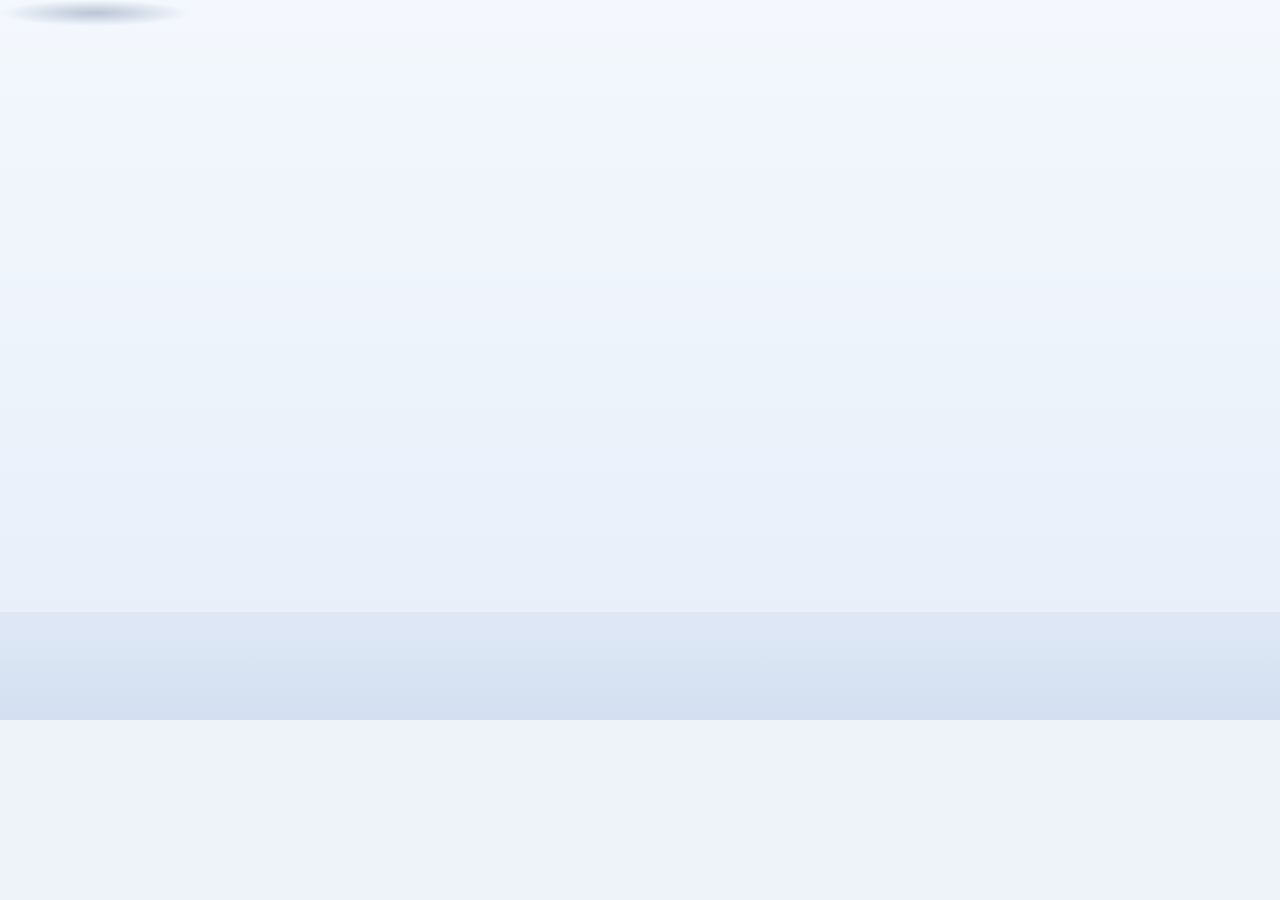
<file: harness.html>
<!doctype html><meta charset="utf-8"><title>v05 capture harness</title>
<style>html,body{margin:0;background:#eef3fa}#stage{position:relative;width:1280px;height:720px;overflow:hidden;background:linear-gradient(#f4f8fd,#e6eef9)}
#ground{position:absolute;left:0;right:0;top:612px;height:108px;background:linear-gradient(#dfe9f6,#d3dff0)}
#sh{position:absolute;width:190px;height:26px;border-radius:50%;background:radial-gradient(closest-side,rgba(40,60,110,.28),rgba(40,60,110,0))}
#c{position:absolute;width:560px;height:616px}</style>
<div id="stage"><div id="ground"></div><div id="sh"></div><canvas id="c" width="1120" height="1232"></canvas></div>
<script src="engine/pet-engine.js"></script><script src="engine/director.js"></script><script src="characters/deepseek/rig.js"></script><script src="characters/deepseek/motions.js"></script><script src="characters/deepseek/load.js"></script>
<script>
(async()=>{ const c=document.getElementById('c'), sh=document.getElementById('sh');
  const {pet,director}=await loadDeepSeek(c); const S=560/900; let x=+(new URLSearchParams(location.search).get('x')||360);
  const place=()=>{ c.style.left=x+'px'; c.style.top=(612+26-(905+40)*S)+'px'; const j=pet.P.jump; const k=1-j/90;
    sh.style.left=(x+(500-60)*S-95*k)+'px'; sh.style.top=(612+26-13)+'px'; sh.style.width=190*k+'px'; sh.style.opacity=k; };
  window.cap={pet,director,step(dt){director.update(pet,dt); pet.update(dt); x+=director.vx*S*dt; pet.draw(); place();},
    cmd(s){ const [a,b]=s.split(':'); if(a==='walk')director.walk(+b); else if(a==='halt')director.halt(); else if(a==='play')director.play(b); else if(a==='pose'){ pet.poseState={cur:b,prev:null,u:1}; } },
    raw(p){ if(p.pose!==undefined){ pet.poseState={cur:p.pose,prev:null,u:1}; } Object.assign(pet.P,pet.rig.params,p); pet.update(1/30); pet.draw(); place(); }, get x(){return x} };
  for(let i=0;i<20;i++) cap.step(1/30); window.ready=true; })().catch(e=>{document.title='ERR '+e.message; console.error(e); window.err=String(e.stack||e)});
</script>
</file>
<file: legacy/v04/pet.css>
:root{font-family:system-ui,"Microsoft YaHei",sans-serif;color:#263f67;background:#f3f8fc;color-scheme:light}*{box-sizing:border-box}body{margin:0;overflow:hidden;min-height:100svh;background:radial-gradient(ellipse at 73% 23%,#fff 0,transparent 48%),linear-gradient(155deg,#eaf4fc,#f8fafc 58%,#dcebf5);-webkit-tap-highlight-color:transparent}button,a,input{touch-action:manipulation}button{font:inherit}button,a{outline-offset:5px}a{color:inherit;text-decoration:none}button{cursor:pointer}header{position:fixed;z-index:5;top:0;left:0;right:0;display:flex;justify-content:space-between;gap:20px;align-items:center;padding:24px 32px}.brand{font-size:20px;letter-spacing:.02em}.brand span{display:block;font-size:11px;letter-spacing:.18em;color:#7890ad;margin-top:4px}.head-links{display:flex;align-items:center;gap:10px;font-size:13px;color:#6c829f}.head-links a,.head-links button{padding:9px 14px;border:1px solid #d4e2ed;border-radius:30px;background:#ffffffb0;color:inherit}.intro{position:fixed;top:150px;left:7vw;pointer-events:none;user-select:none}.eyebrow{color:#7d9bb7;font-size:12px;letter-spacing:.2em}.intro h1{font-size:clamp(35px,5vw,64px);font-weight:500;line-height:1.3;letter-spacing:.02em;margin:16px 0 20px}.intro p{color:#8295ac;font-size:15px;line-height:2}.scene-decoration{position:fixed;right:10vw;top:25vh;width:240px;height:240px;border:1px solid #dae7f0;border-radius:50%;opacity:.6;pointer-events:none}.scene-decoration:after{content:"";position:absolute;inset:22px;border:1px solid #e0eaf3;border-radius:50%}.floor{position:fixed;left:0;right:0;bottom:64px;height:23vh;background:linear-gradient(transparent,#dce8f255);border-bottom:1px solid #ccdce980;pointer-events:none}.pet{position:fixed;top:0;left:0;width:330px;height:358px;touch-action:none;cursor:grab;z-index:3;user-select:none;will-change:transform;outline:none}.pet:focus-visible{border-radius:50%;outline:2px dashed #668ebd;outline-offset:-8px}.pet.dragging{cursor:grabbing}.pet canvas{display:block;width:100%;height:100%;pointer-events:none}.shadow{position:absolute;left:22%;right:22%;bottom:2px;height:11px;background:#4e6f8d20;filter:blur(4px);border-radius:50%;z-index:-1}.speech{position:absolute;bottom:87%;left:50%;transform:translateX(-50%);padding:10px 15px;background:#fffffff0;border:1px solid #d6e3ef;border-radius:18px 18px 18px 5px;white-space:nowrap;font-size:13px;color:#52719a;box-shadow:0 6px 18px #6e8aa50b;opacity:0;transition:opacity .18s;pointer-events:none}.speech.show{opacity:1}.dock{position:fixed;z-index:6;left:50%;bottom:17px;transform:translateX(-50%);display:flex;align-items:center;gap:5px;padding:6px;background:#ffffffe3;border:1px solid #d7e3ee;border-radius:40px;box-shadow:0 6px 25px #375b7e0a;backdrop-filter:blur(12px);white-space:nowrap}.dock button{border:0;background:transparent;padding:11px 17px;border-radius:30px;font-size:13px;color:#587392}.dock button:hover,.dock button:focus-visible{background:#eaf2fa;color:#2d5b94}.dock button[aria-pressed=true]{background:#e1edf9;color:#2d5b94}.dock .divider{height:20px;width:1px;background:#d9e3ed}.hint{position:fixed;right:26px;bottom:96px;font-size:11px;color:#8ca0b5;pointer-events:none}.status{position:fixed;left:32px;bottom:96px;font-size:12px;color:#8097ae}.status:before{content:"";display:inline-block;width:5px;height:5px;background:#8babc9;border-radius:50%;margin-right:8px}.menu{position:fixed;z-index:20;min-width:196px;padding:8px;border:1px solid #d5e1ed;background:#fffffff5;border-radius:17px;box-shadow:0 15px 45px #2c476f20;max-height:calc(100svh - 24px);overflow:auto;backdrop-filter:blur(18px)}.menu[hidden]{display:none}.menu-title{font-size:11px;color:#8ca1b7;padding:8px 10px 10px}.menu button{display:flex;justify-content:space-between;align-items:center;width:100%;border:0;background:transparent;padding:10px 12px;text-align:left;color:#426287;font-size:13px;border-radius:10px}.menu button:hover,.menu button:focus-visible{background:#eaf2fb;outline:none}.menu hr{border:0;border-top:1px solid #e2eaf3;margin:5px 8px}.menu kbd{font:10px system-ui;color:#8ca1b7}.help{border:1px solid #d9e4ed;border-radius:24px;padding:30px;max-width:440px;color:#426287;background:#f9fcff;box-shadow:0 20px 70px #2c476f20}.help::backdrop{background:#34516c33;backdrop-filter:blur(6px)}.help h2{font-size:23px;font-weight:500;margin-top:0}.help p{font-size:14px;line-height:1.9;color:#768ca5}.help button{border:0;border-radius:24px;padding:11px 22px;background:#4e78a9;color:white}.help a{color:#3f6fa7;text-decoration:underline}.reduce-note{color:#8c9cad;font-size:12px}.pet-size-large .pet{width:430px;height:466px}@media(max-width:620px){header{padding:20px}.brand{font-size:18px}.head-links{gap:5px;font-size:11px}.head-links a,.head-links button{padding:8px 10px}.head-links .github{display:none}.intro{top:135px;left:8vw}.intro h1{font-size:38px}.intro p{font-size:13px}.scene-decoration{width:160px;height:160px;right:-40px;top:27vh}.pet{width:220px;height:238px}.dock{bottom:max(14px,env(safe-area-inset-bottom));gap:0;padding:5px}.dock button{padding:11px 13px;font-size:12px}.status{left:20px;bottom:88px;font-size:11px}.hint{right:20px;bottom:111px;font-size:10px}.pet-size-large .pet{width:288px;height:312px}}@media(prefers-reduced-motion:reduce){.speech{transition:none}}
@media(max-width:620px){.dock button{padding:11px 9px;font-size:11.5px}}
@media(max-width:620px){.hint{left:8vw;right:auto;top:355px;bottom:auto;font-size:10px}}

.pet .prop-overlay{position:absolute;inset:0;pointer-events:none}
</file>
